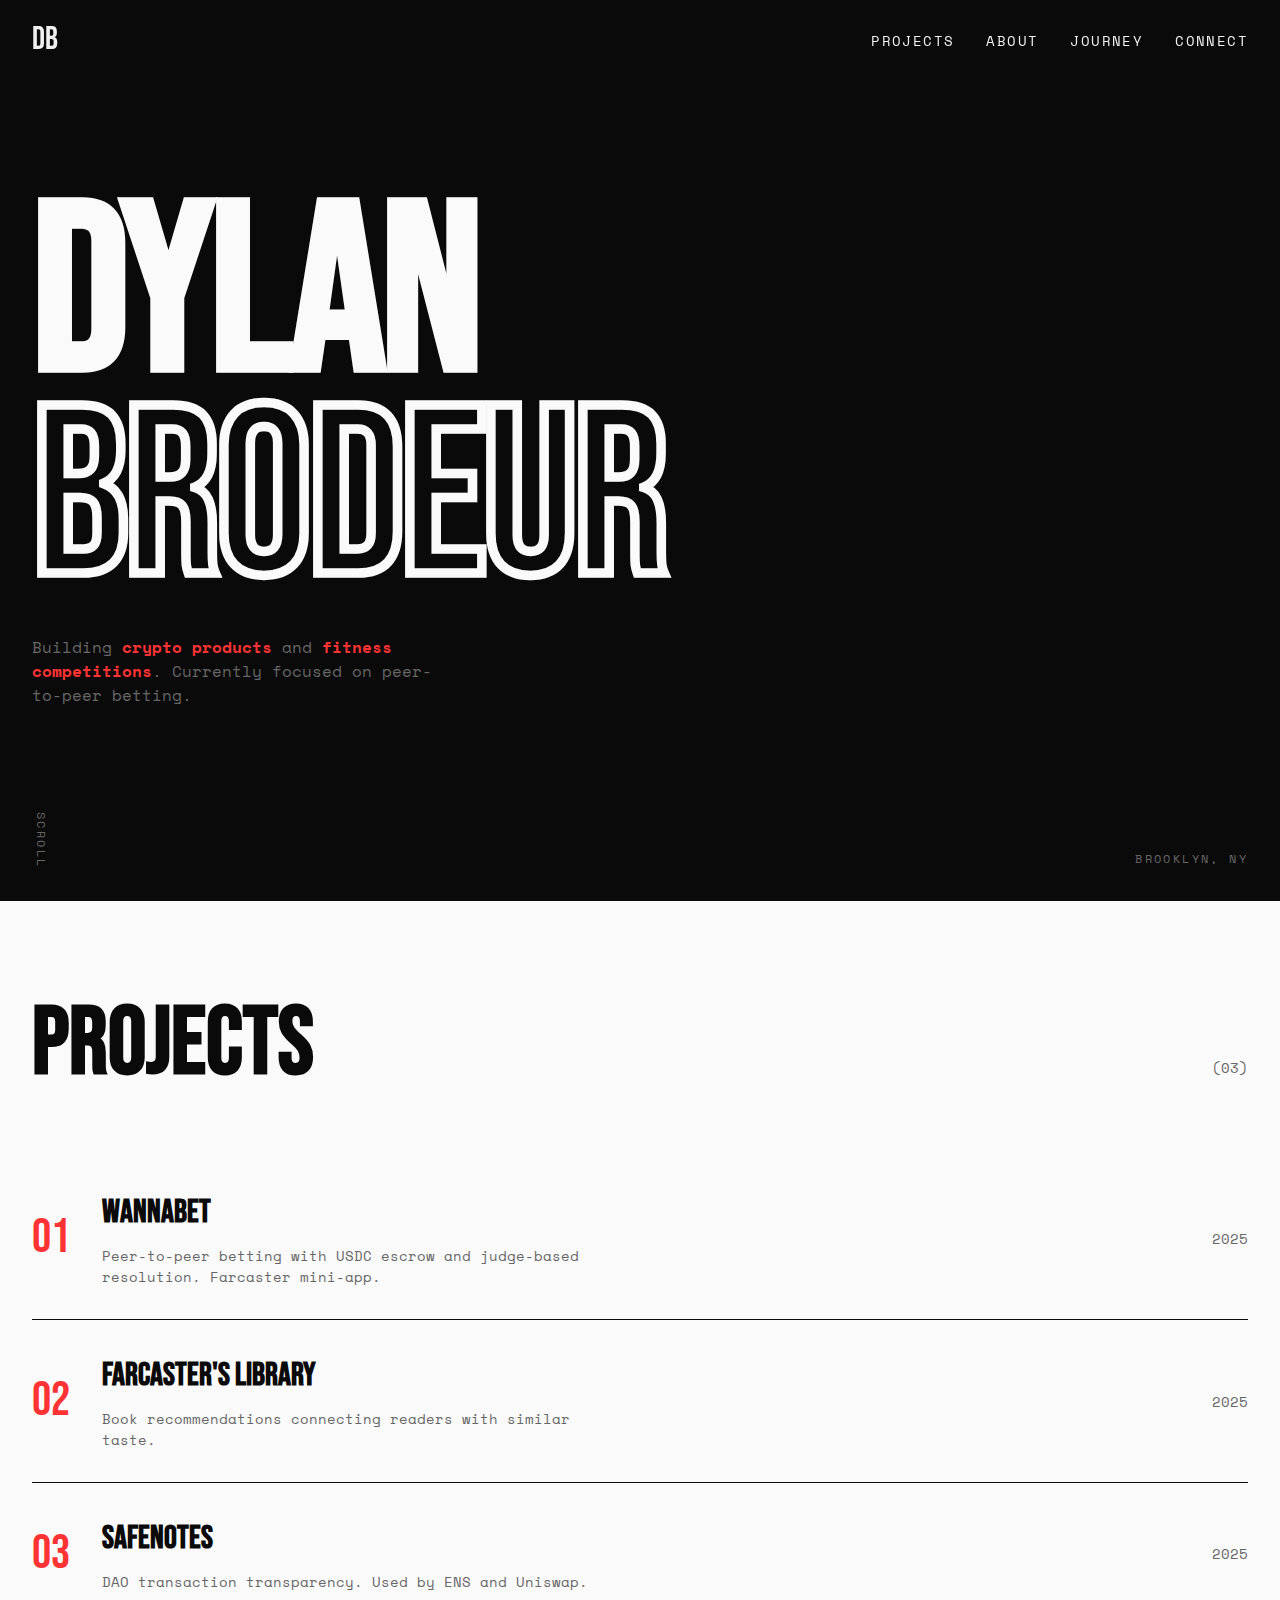
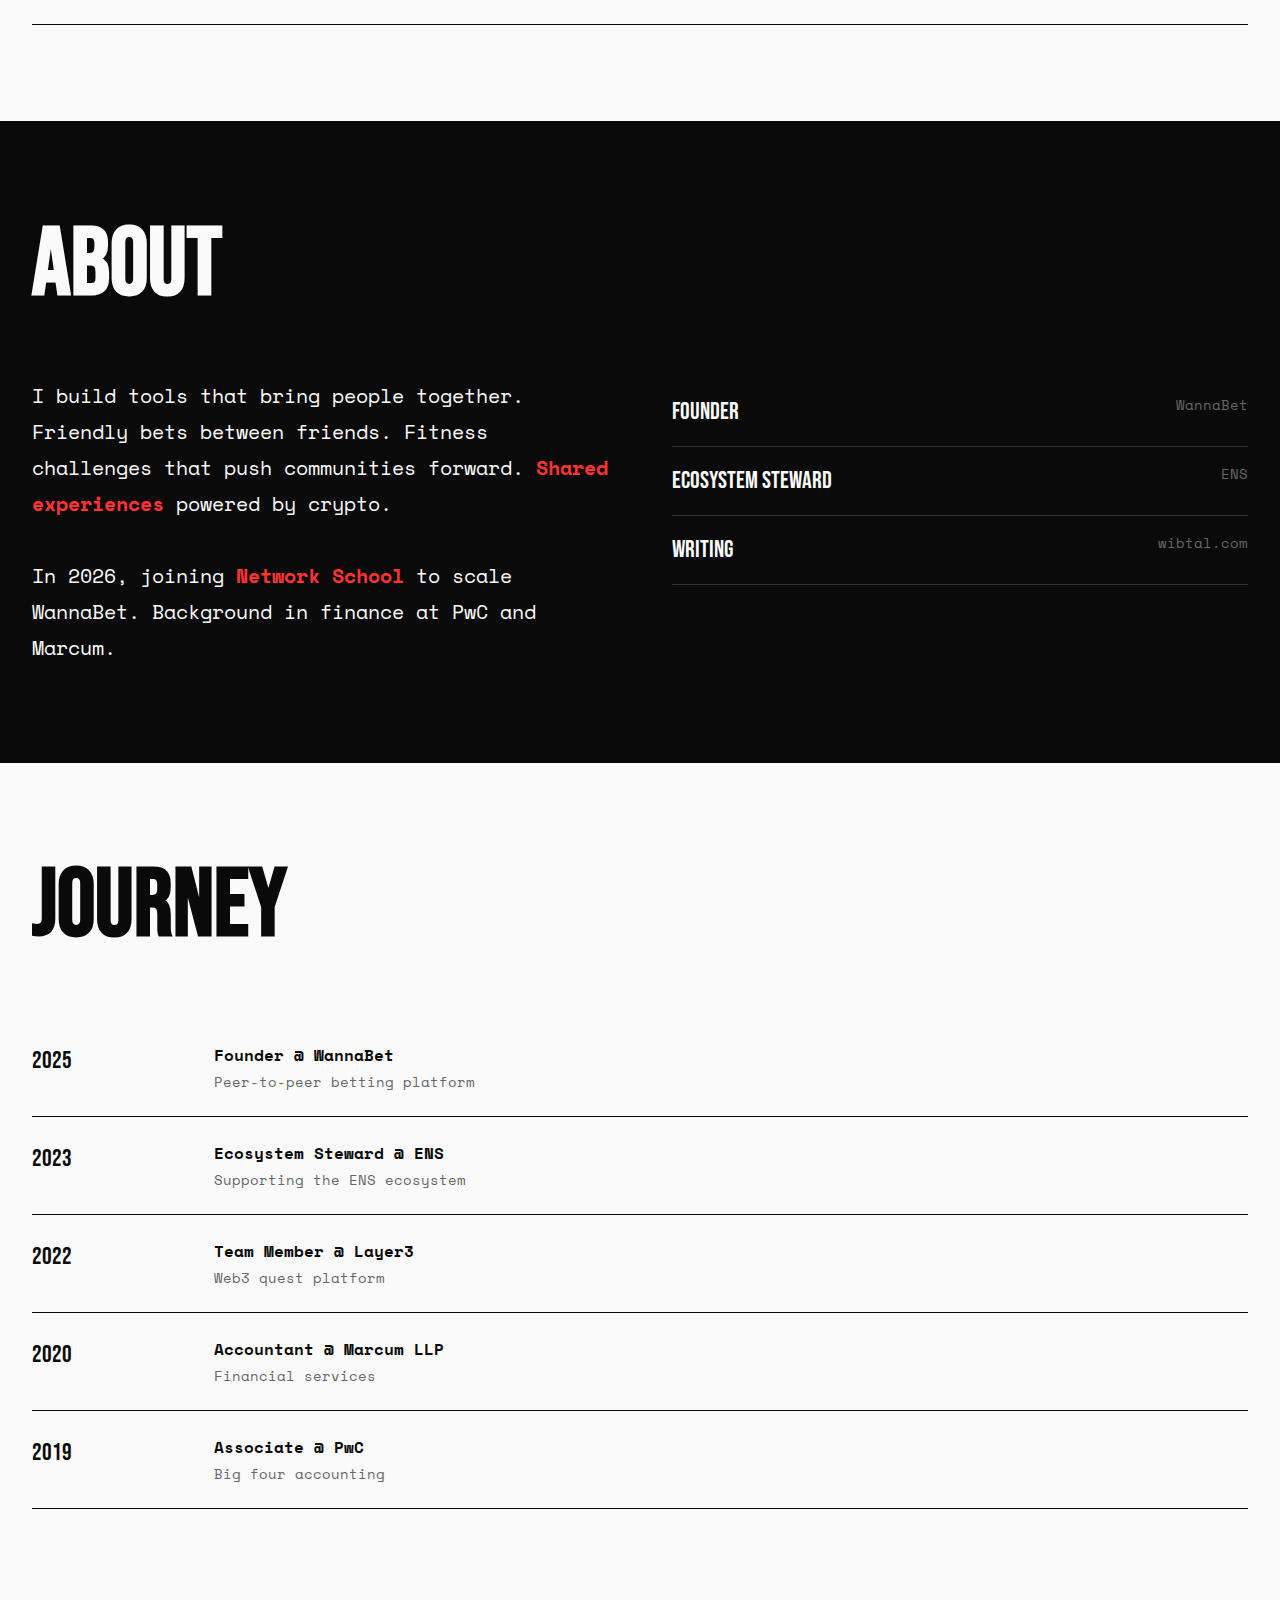
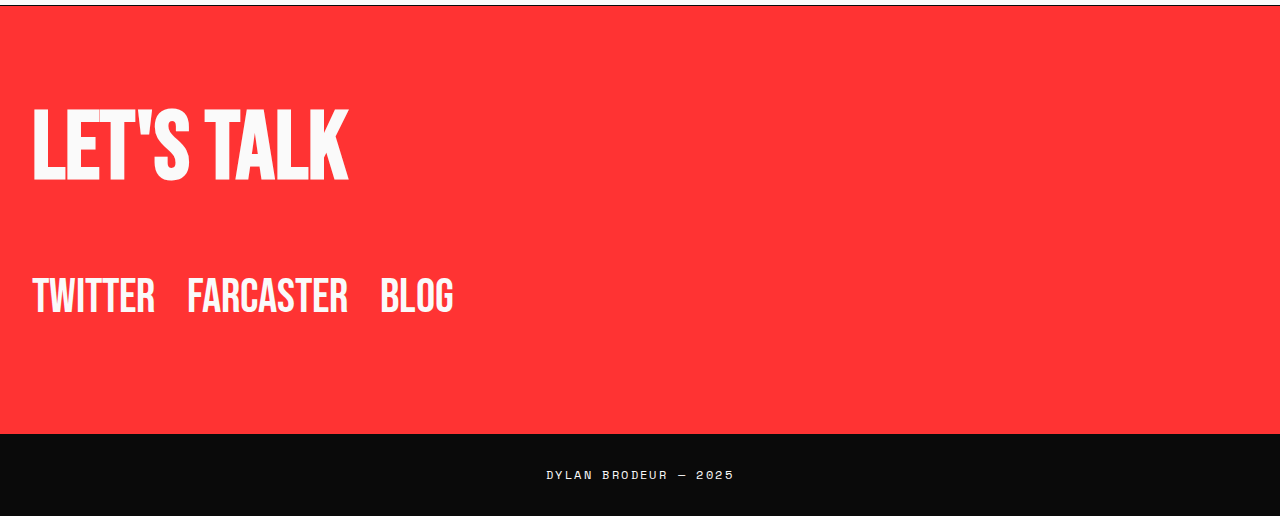
<file: brutalist.html>
<!DOCTYPE html>
<html lang="en">
<head>
    <meta charset="UTF-8">
    <meta name="viewport" content="width=device-width, initial-scale=1.0">
    <meta name="description" content="Dylan Brodeur - Building crypto products and fitness competitions">
    <title>Dylan Brodeur</title>

    <link rel="preconnect" href="https://fonts.googleapis.com">
    <link rel="preconnect" href="https://fonts.gstatic.com" crossorigin>
    <link href="https://fonts.googleapis.com/css2?family=Bebas+Neue&family=Space+Mono:wght@400;700&display=swap" rel="stylesheet">

    <style>
        * {
            margin: 0;
            padding: 0;
            box-sizing: border-box;
        }

        :root {
            --black: #0a0a0a;
            --white: #fafafa;
            --red: #ff3333;
            --gray: #666;
        }

        html {
            font-size: 16px;
            scroll-behavior: smooth;
        }

        body {
            font-family: 'Space Mono', monospace;
            background: var(--white);
            color: var(--black);
            line-height: 1.5;
        }

        a {
            color: inherit;
            text-decoration: none;
        }

        /* NAV */
        nav {
            position: fixed;
            top: 0;
            left: 0;
            width: 100%;
            padding: 1rem 2rem;
            display: flex;
            justify-content: space-between;
            align-items: center;
            z-index: 100;
            mix-blend-mode: difference;
        }

        .logo {
            font-family: 'Bebas Neue', sans-serif;
            font-size: 2rem;
            color: var(--white);
        }

        .nav-links {
            display: flex;
            gap: 2rem;
            list-style: none;
        }

        .nav-links a {
            color: var(--white);
            font-size: 0.875rem;
            text-transform: uppercase;
            letter-spacing: 0.1em;
        }

        .nav-links a:hover {
            text-decoration: line-through;
        }

        /* HERO */
        .hero {
            min-height: 100vh;
            background: var(--black);
            color: var(--white);
            display: flex;
            flex-direction: column;
            justify-content: center;
            padding: 2rem;
            position: relative;
            overflow: hidden;
        }

        .hero-title {
            font-family: 'Bebas Neue', sans-serif;
            font-size: clamp(4rem, 20vw, 15rem);
            line-height: 0.85;
            text-transform: uppercase;
            letter-spacing: -0.02em;
        }

        .hero-title span {
            display: block;
        }

        .hero-title .outline {
            -webkit-text-stroke: 2px var(--white);
            -webkit-text-fill-color: transparent;
        }

        .hero-subtitle {
            font-size: 1rem;
            max-width: 400px;
            margin-top: 2rem;
            color: var(--gray);
        }

        .hero-subtitle strong {
            color: var(--red);
        }

        .hero-location {
            position: absolute;
            bottom: 2rem;
            right: 2rem;
            font-size: 0.75rem;
            text-transform: uppercase;
            letter-spacing: 0.2em;
            color: var(--gray);
        }

        .hero-scroll {
            position: absolute;
            bottom: 2rem;
            left: 2rem;
            font-size: 0.75rem;
            text-transform: uppercase;
            letter-spacing: 0.2em;
            writing-mode: vertical-rl;
            color: var(--gray);
        }

        /* SECTIONS */
        section {
            padding: 6rem 2rem;
            border-top: 1px solid var(--black);
        }

        .section-header {
            display: flex;
            justify-content: space-between;
            align-items: baseline;
            margin-bottom: 4rem;
            flex-wrap: wrap;
            gap: 1rem;
        }

        .section-title {
            font-family: 'Bebas Neue', sans-serif;
            font-size: clamp(3rem, 10vw, 6rem);
            text-transform: uppercase;
            line-height: 1;
        }

        .section-count {
            font-size: 0.875rem;
            color: var(--gray);
        }

        /* PROJECTS */
        .projects-list {
            display: flex;
            flex-direction: column;
        }

        .project {
            display: grid;
            grid-template-columns: auto 1fr auto;
            gap: 2rem;
            padding: 2rem 0;
            border-bottom: 1px solid var(--black);
            align-items: center;
            transition: background 0.2s;
        }

        .project:hover {
            background: var(--black);
            color: var(--white);
            margin: 0 -2rem;
            padding: 2rem;
        }

        .project-num {
            font-family: 'Bebas Neue', sans-serif;
            font-size: 3rem;
            color: var(--red);
        }

        .project-info h3 {
            font-family: 'Bebas Neue', sans-serif;
            font-size: 2rem;
            text-transform: uppercase;
            margin-bottom: 0.5rem;
        }

        .project-info p {
            font-size: 0.875rem;
            color: var(--gray);
            max-width: 500px;
        }

        .project:hover .project-info p {
            color: #999;
        }

        .project-year {
            font-size: 0.875rem;
            color: var(--gray);
        }

        .project:hover .project-year {
            color: var(--red);
        }

        /* ABOUT */
        .about {
            background: var(--black);
            color: var(--white);
        }

        .about-content {
            display: grid;
            grid-template-columns: 1fr 1fr;
            gap: 4rem;
        }

        .about-text {
            font-size: 1.25rem;
            line-height: 1.8;
        }

        .about-text strong {
            color: var(--red);
        }

        .about-roles {
            list-style: none;
        }

        .about-roles li {
            padding: 1rem 0;
            border-bottom: 1px solid #333;
            display: flex;
            justify-content: space-between;
        }

        .role-title {
            font-family: 'Bebas Neue', sans-serif;
            font-size: 1.5rem;
            text-transform: uppercase;
        }

        .role-place {
            color: var(--gray);
            font-size: 0.875rem;
        }

        /* TIMELINE */
        .timeline-list {
            display: grid;
            gap: 0;
        }

        .timeline-item {
            display: grid;
            grid-template-columns: 150px 1fr;
            gap: 2rem;
            padding: 1.5rem 0;
            border-bottom: 1px solid var(--black);
        }

        .timeline-year {
            font-family: 'Bebas Neue', sans-serif;
            font-size: 1.5rem;
        }

        .timeline-content h3 {
            font-size: 1rem;
            margin-bottom: 0.25rem;
        }

        .timeline-content p {
            font-size: 0.875rem;
            color: var(--gray);
        }

        /* CONNECT */
        .connect {
            background: var(--red);
            color: var(--white);
        }

        .connect .section-title {
            color: var(--white);
        }

        .connect-links {
            display: flex;
            gap: 2rem;
            flex-wrap: wrap;
        }

        .connect-link {
            font-family: 'Bebas Neue', sans-serif;
            font-size: 3rem;
            text-transform: uppercase;
            border-bottom: 4px solid transparent;
            transition: border-color 0.2s;
        }

        .connect-link:hover {
            border-color: var(--white);
        }

        /* FOOTER */
        footer {
            background: var(--black);
            color: var(--white);
            padding: 2rem;
            text-align: center;
            font-size: 0.75rem;
            text-transform: uppercase;
            letter-spacing: 0.2em;
        }

        /* RESPONSIVE */
        @media (max-width: 768px) {
            .nav-links {
                display: none;
            }

            .about-content {
                grid-template-columns: 1fr;
            }

            .project {
                grid-template-columns: 1fr;
                gap: 1rem;
            }

            .project:hover {
                margin: 0 -1rem;
                padding: 1.5rem 1rem;
            }

            .timeline-item {
                grid-template-columns: 1fr;
                gap: 0.5rem;
            }

            .connect-link {
                font-size: 2rem;
            }
        }
    </style>
</head>
<body>
    <nav>
        <a href="#" class="logo">DB</a>
        <ul class="nav-links">
            <li><a href="#projects">Projects</a></li>
            <li><a href="#about">About</a></li>
            <li><a href="#journey">Journey</a></li>
            <li><a href="#connect">Connect</a></li>
        </ul>
    </nav>

    <section class="hero">
        <h1 class="hero-title">
            <span>Dylan</span>
            <span class="outline">Brodeur</span>
        </h1>
        <p class="hero-subtitle">
            Building <strong>crypto products</strong> and <strong>fitness competitions</strong>.
            Currently focused on peer-to-peer betting.
        </p>
        <span class="hero-location">Brooklyn, NY</span>
        <span class="hero-scroll">Scroll</span>
    </section>

    <section id="projects">
        <div class="section-header">
            <h2 class="section-title">Projects</h2>
            <span class="section-count">(03)</span>
        </div>
        <div class="projects-list">
            <article class="project">
                <span class="project-num">01</span>
                <div class="project-info">
                    <h3>WannaBet</h3>
                    <p>Peer-to-peer betting with USDC escrow and judge-based resolution. Farcaster mini-app.</p>
                </div>
                <span class="project-year">2025</span>
            </article>
            <article class="project">
                <span class="project-num">02</span>
                <div class="project-info">
                    <h3>Farcaster's Library</h3>
                    <p>Book recommendations connecting readers with similar taste.</p>
                </div>
                <span class="project-year">2025</span>
            </article>
            <article class="project">
                <span class="project-num">03</span>
                <div class="project-info">
                    <h3>SafeNotes</h3>
                    <p>DAO transaction transparency. Used by ENS and Uniswap.</p>
                </div>
                <span class="project-year">2025</span>
            </article>
        </div>
    </section>

    <section id="about" class="about">
        <div class="section-header">
            <h2 class="section-title">About</h2>
        </div>
        <div class="about-content">
            <div class="about-text">
                <p>
                    I build tools that bring people together. Friendly bets between friends.
                    Fitness challenges that push communities forward.
                    <strong>Shared experiences</strong> powered by crypto.
                </p>
                <br>
                <p>
                    In 2026, joining <strong>Network School</strong> to scale WannaBet.
                    Background in finance at PwC and Marcum.
                </p>
            </div>
            <ul class="about-roles">
                <li>
                    <span class="role-title">Founder</span>
                    <span class="role-place">WannaBet</span>
                </li>
                <li>
                    <span class="role-title">Ecosystem Steward</span>
                    <span class="role-place">ENS</span>
                </li>
                <li>
                    <span class="role-title">Writing</span>
                    <span class="role-place">wibtal.com</span>
                </li>
            </ul>
        </div>
    </section>

    <section id="journey">
        <div class="section-header">
            <h2 class="section-title">Journey</h2>
        </div>
        <div class="timeline-list">
            <div class="timeline-item">
                <span class="timeline-year">2025</span>
                <div class="timeline-content">
                    <h3>Founder @ WannaBet</h3>
                    <p>Peer-to-peer betting platform</p>
                </div>
            </div>
            <div class="timeline-item">
                <span class="timeline-year">2023</span>
                <div class="timeline-content">
                    <h3>Ecosystem Steward @ ENS</h3>
                    <p>Supporting the ENS ecosystem</p>
                </div>
            </div>
            <div class="timeline-item">
                <span class="timeline-year">2022</span>
                <div class="timeline-content">
                    <h3>Team Member @ Layer3</h3>
                    <p>Web3 quest platform</p>
                </div>
            </div>
            <div class="timeline-item">
                <span class="timeline-year">2020</span>
                <div class="timeline-content">
                    <h3>Accountant @ Marcum LLP</h3>
                    <p>Financial services</p>
                </div>
            </div>
            <div class="timeline-item">
                <span class="timeline-year">2019</span>
                <div class="timeline-content">
                    <h3>Associate @ PwC</h3>
                    <p>Big four accounting</p>
                </div>
            </div>
        </div>
    </section>

    <section id="connect" class="connect">
        <div class="section-header">
            <h2 class="section-title">Let's Talk</h2>
        </div>
        <div class="connect-links">
            <a href="https://x.com/gofordylan" target="_blank" class="connect-link">Twitter</a>
            <a href="https://warpcast.com/limes.eth" target="_blank" class="connect-link">Farcaster</a>
            <a href="https://wibtal.com" target="_blank" class="connect-link">Blog</a>
        </div>
    </section>

    <footer>
        <p>Dylan Brodeur &mdash; 2025</p>
    </footer>
</body>
</html>
</file>
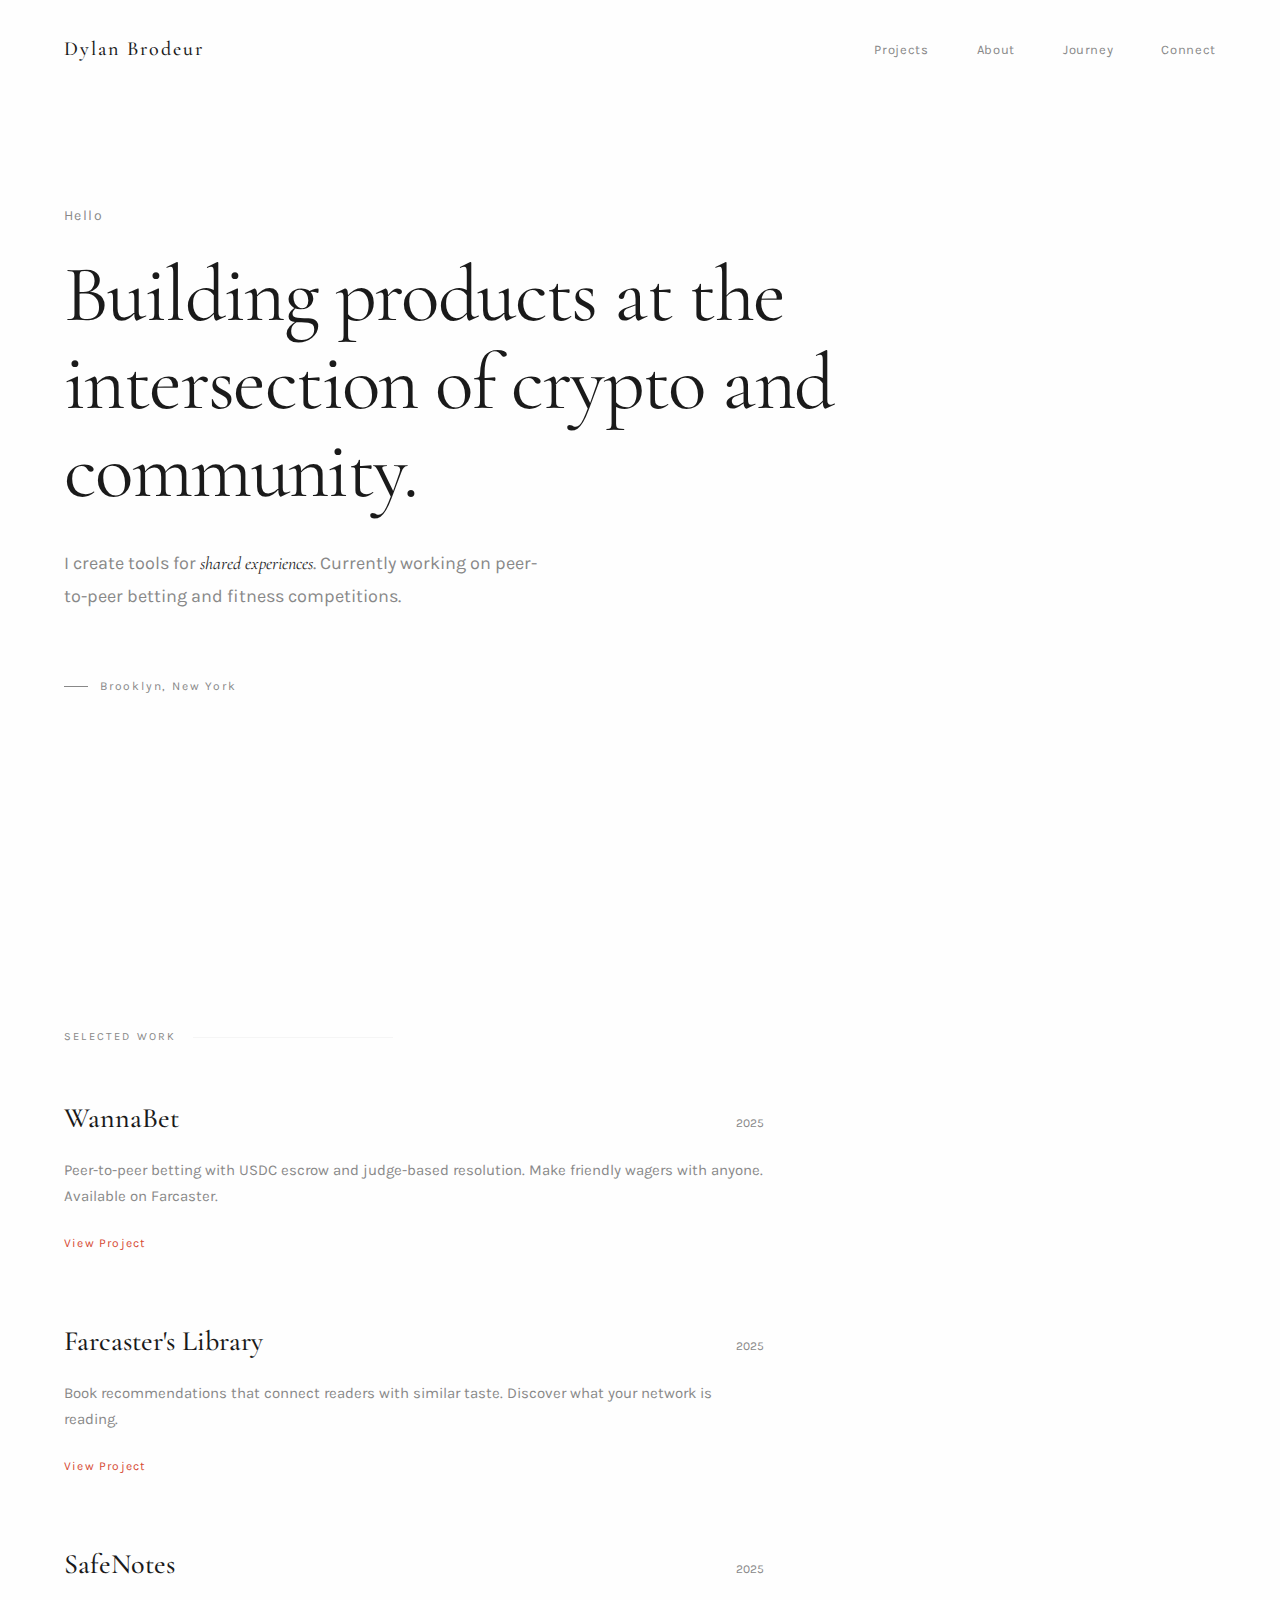
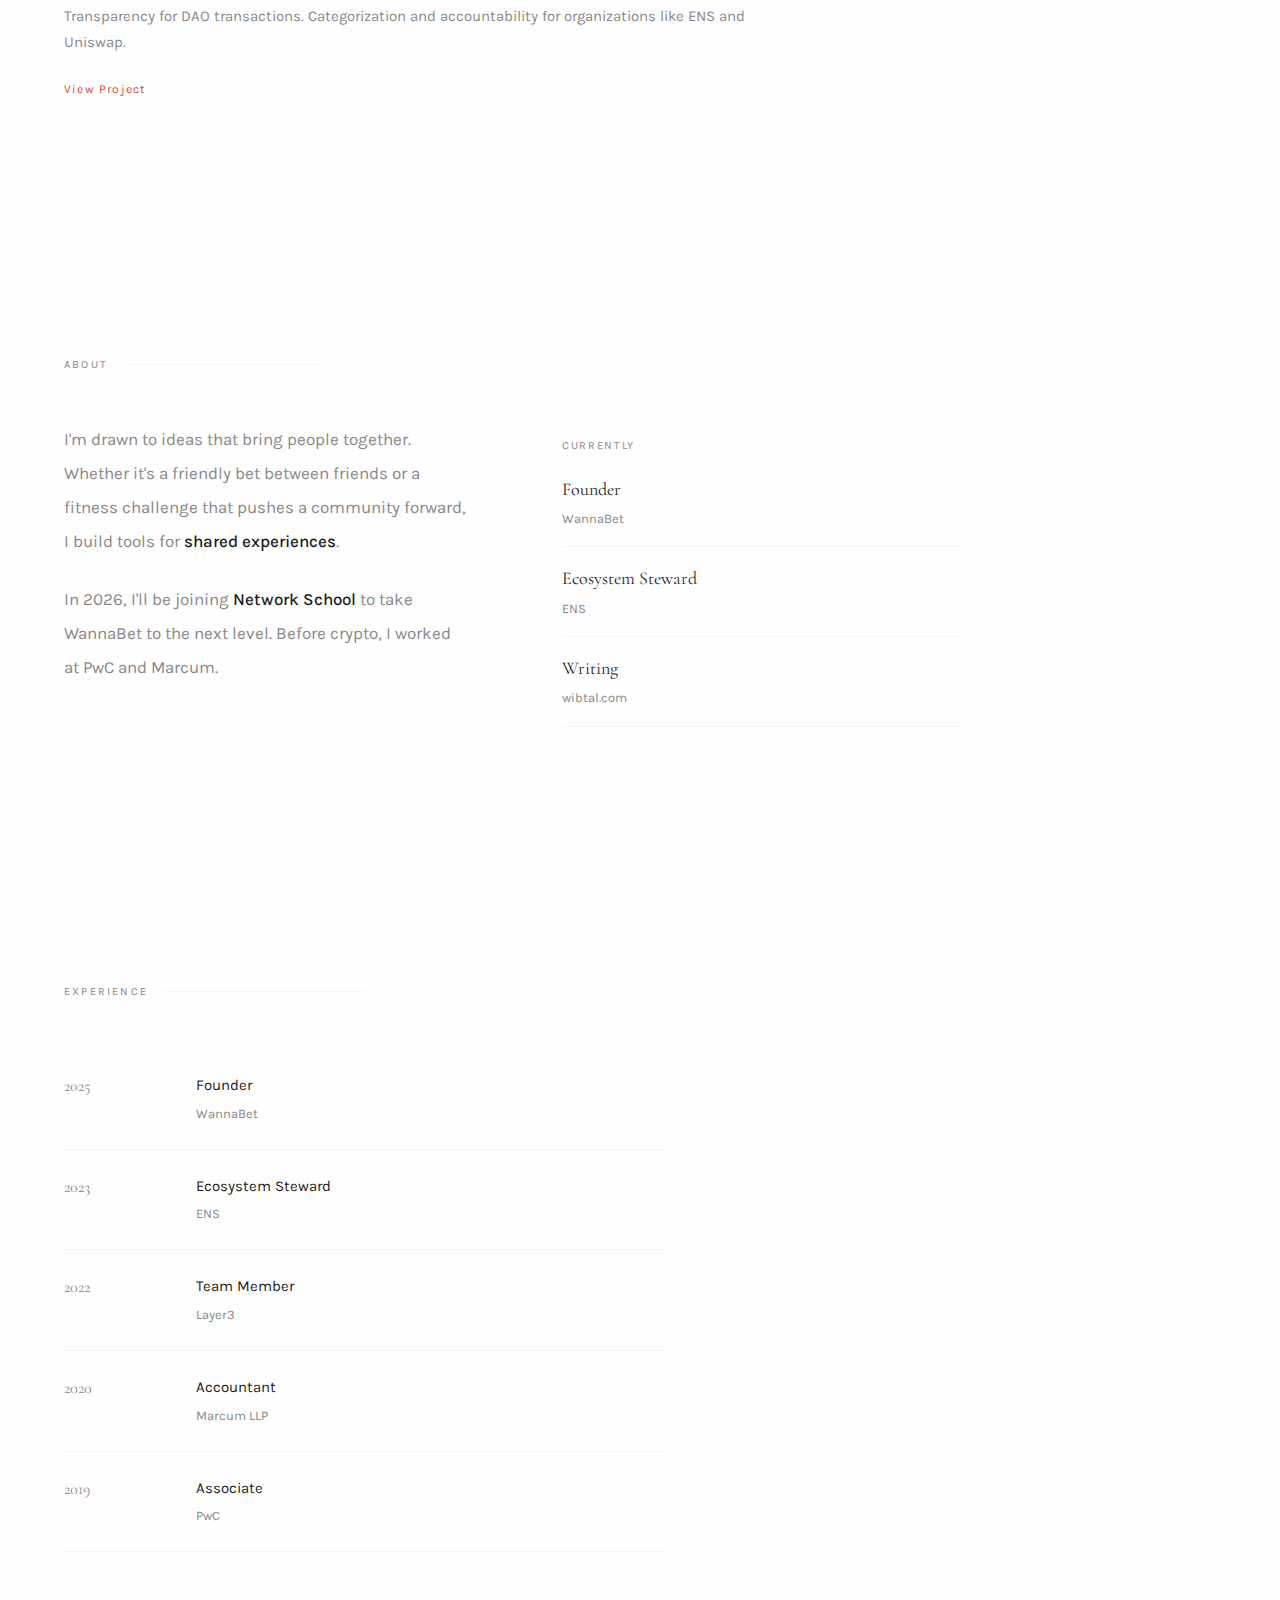
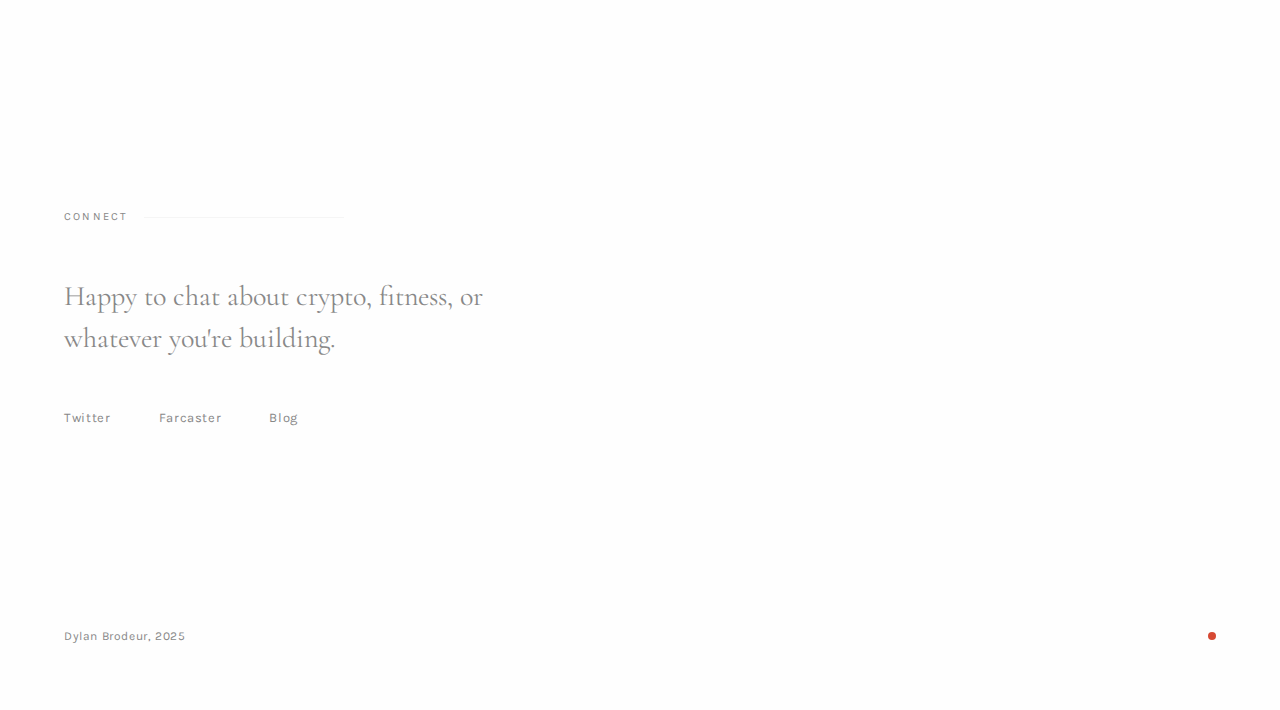
<file: minimalist.html>
<!DOCTYPE html>
<html lang="en">
<head>
    <meta charset="UTF-8">
    <meta name="viewport" content="width=device-width, initial-scale=1.0">
    <meta name="description" content="Dylan Brodeur - Building crypto products and fitness competitions">
    <title>Dylan Brodeur</title>

    <link rel="preconnect" href="https://fonts.googleapis.com">
    <link rel="preconnect" href="https://fonts.gstatic.com" crossorigin>
    <link href="https://fonts.googleapis.com/css2?family=Cormorant+Garamond:ital,wght@0,400;0,500;0,600;1,400&family=Karla:wght@400;500&display=swap" rel="stylesheet">

    <style>
        * {
            margin: 0;
            padding: 0;
            box-sizing: border-box;
        }

        :root {
            --ink: #1a1a1a;
            --paper: #fefefe;
            --stone: #888;
            --vermillion: #d64933;
            --mist: #f5f5f5;
        }

        html {
            font-size: 16px;
            scroll-behavior: smooth;
        }

        body {
            font-family: 'Karla', sans-serif;
            background: var(--paper);
            color: var(--ink);
            line-height: 1.7;
            font-weight: 400;
        }

        a {
            color: inherit;
            text-decoration: none;
        }

        ::selection {
            background: var(--vermillion);
            color: var(--paper);
        }

        /* NAV */
        nav {
            position: fixed;
            top: 0;
            left: 0;
            width: 100%;
            padding: 2rem 4rem;
            display: flex;
            justify-content: space-between;
            align-items: center;
            z-index: 100;
            background: var(--paper);
        }

        .logo {
            font-family: 'Cormorant Garamond', serif;
            font-size: 1.25rem;
            font-weight: 500;
            letter-spacing: 0.1em;
        }

        .nav-links {
            display: flex;
            gap: 3rem;
            list-style: none;
        }

        .nav-links a {
            font-size: 0.8125rem;
            color: var(--stone);
            letter-spacing: 0.05em;
            transition: color 0.3s ease;
        }

        .nav-links a:hover {
            color: var(--ink);
        }

        /* HERO */
        .hero {
            min-height: 100vh;
            display: flex;
            flex-direction: column;
            justify-content: center;
            padding: 0 4rem;
            max-width: 900px;
        }

        .hero-greeting {
            font-size: 0.875rem;
            color: var(--stone);
            letter-spacing: 0.1em;
            margin-bottom: 1.5rem;
        }

        .hero-title {
            font-family: 'Cormorant Garamond', serif;
            font-size: clamp(3rem, 8vw, 5rem);
            font-weight: 400;
            line-height: 1.1;
            letter-spacing: -0.02em;
            margin-bottom: 2rem;
        }

        .hero-description {
            font-size: 1.125rem;
            color: var(--stone);
            max-width: 480px;
            line-height: 1.8;
        }

        .hero-description em {
            font-family: 'Cormorant Garamond', serif;
            font-style: italic;
            color: var(--ink);
        }

        .hero-location {
            margin-top: 4rem;
            font-size: 0.75rem;
            color: var(--stone);
            letter-spacing: 0.15em;
            display: flex;
            align-items: center;
            gap: 0.75rem;
        }

        .hero-location::before {
            content: '';
            width: 24px;
            height: 1px;
            background: var(--stone);
        }

        /* SECTION */
        section {
            padding: 8rem 4rem;
        }

        .section-label {
            font-size: 0.6875rem;
            color: var(--stone);
            letter-spacing: 0.2em;
            text-transform: uppercase;
            margin-bottom: 3rem;
            display: flex;
            align-items: center;
            gap: 1rem;
        }

        .section-label::after {
            content: '';
            flex: 1;
            height: 1px;
            background: var(--mist);
            max-width: 200px;
        }

        /* PROJECTS */
        .projects-grid {
            display: grid;
            gap: 4rem;
            max-width: 700px;
        }

        .project {
            display: grid;
            gap: 1rem;
        }

        .project-header {
            display: flex;
            justify-content: space-between;
            align-items: baseline;
        }

        .project-title {
            font-family: 'Cormorant Garamond', serif;
            font-size: 1.75rem;
            font-weight: 500;
        }

        .project-title:hover {
            color: var(--vermillion);
        }

        .project-year {
            font-size: 0.75rem;
            color: var(--stone);
        }

        .project-description {
            color: var(--stone);
            font-size: 0.9375rem;
            line-height: 1.7;
        }

        .project-link {
            font-size: 0.75rem;
            color: var(--vermillion);
            letter-spacing: 0.1em;
            margin-top: 0.5rem;
            display: inline-block;
        }

        /* ABOUT */
        .about-grid {
            display: grid;
            grid-template-columns: 1fr 1fr;
            gap: 6rem;
            max-width: 900px;
        }

        .about-text {
            font-size: 1.0625rem;
            line-height: 2;
            color: var(--stone);
        }

        .about-text p {
            margin-bottom: 1.5rem;
        }

        .about-text strong {
            color: var(--ink);
            font-weight: 500;
        }

        .about-aside {
            padding-top: 0.5rem;
        }

        .about-label {
            font-size: 0.6875rem;
            color: var(--stone);
            letter-spacing: 0.15em;
            text-transform: uppercase;
            margin-bottom: 1.5rem;
        }

        .about-list {
            list-style: none;
        }

        .about-list li {
            padding: 1rem 0;
            border-bottom: 1px solid var(--mist);
        }

        .about-role {
            font-family: 'Cormorant Garamond', serif;
            font-size: 1.125rem;
            margin-bottom: 0.25rem;
        }

        .about-place {
            font-size: 0.8125rem;
            color: var(--stone);
        }

        /* JOURNEY */
        .journey-list {
            max-width: 600px;
        }

        .journey-item {
            display: grid;
            grid-template-columns: 100px 1fr;
            gap: 2rem;
            padding: 1.5rem 0;
            border-bottom: 1px solid var(--mist);
        }

        .journey-year {
            font-family: 'Cormorant Garamond', serif;
            font-size: 1rem;
            color: var(--stone);
        }

        .journey-role {
            font-size: 0.9375rem;
            margin-bottom: 0.25rem;
        }

        .journey-org {
            font-size: 0.8125rem;
            color: var(--stone);
        }

        /* CONNECT */
        .connect-content {
            max-width: 500px;
        }

        .connect-text {
            font-family: 'Cormorant Garamond', serif;
            font-size: 1.75rem;
            font-weight: 400;
            line-height: 1.5;
            margin-bottom: 3rem;
            color: var(--stone);
        }

        .connect-links {
            display: flex;
            gap: 3rem;
        }

        .connect-link {
            font-size: 0.8125rem;
            color: var(--stone);
            letter-spacing: 0.05em;
            padding-bottom: 0.25rem;
            border-bottom: 1px solid transparent;
            transition: all 0.3s ease;
        }

        .connect-link:hover {
            color: var(--ink);
            border-color: var(--vermillion);
        }

        /* FOOTER */
        footer {
            padding: 4rem;
            display: flex;
            justify-content: space-between;
            align-items: center;
            font-size: 0.75rem;
            color: var(--stone);
            letter-spacing: 0.05em;
        }

        .footer-mark {
            width: 8px;
            height: 8px;
            background: var(--vermillion);
            border-radius: 50%;
        }

        /* RESPONSIVE */
        @media (max-width: 768px) {
            nav {
                padding: 1.5rem 2rem;
            }

            .nav-links {
                display: none;
            }

            .hero {
                padding: 0 2rem;
            }

            section {
                padding: 5rem 2rem;
            }

            .about-grid {
                grid-template-columns: 1fr;
                gap: 3rem;
            }

            .journey-item {
                grid-template-columns: 80px 1fr;
                gap: 1rem;
            }

            footer {
                padding: 2rem;
            }
        }
    </style>
</head>
<body>
    <nav>
        <a href="#" class="logo">Dylan Brodeur</a>
        <ul class="nav-links">
            <li><a href="#projects">Projects</a></li>
            <li><a href="#about">About</a></li>
            <li><a href="#journey">Journey</a></li>
            <li><a href="#connect">Connect</a></li>
        </ul>
    </nav>

    <section class="hero">
        <span class="hero-greeting">Hello</span>
        <h1 class="hero-title">Building products at the intersection of crypto and community.</h1>
        <p class="hero-description">
            I create tools for <em>shared experiences</em>. Currently working on peer-to-peer betting and fitness competitions.
        </p>
        <span class="hero-location">Brooklyn, New York</span>
    </section>

    <section id="projects">
        <span class="section-label">Selected Work</span>
        <div class="projects-grid">
            <article class="project">
                <div class="project-header">
                    <h3 class="project-title">WannaBet</h3>
                    <span class="project-year">2025</span>
                </div>
                <p class="project-description">
                    Peer-to-peer betting with USDC escrow and judge-based resolution.
                    Make friendly wagers with anyone. Available on Farcaster.
                </p>
                <a href="#" class="project-link">View Project</a>
            </article>

            <article class="project">
                <div class="project-header">
                    <h3 class="project-title">Farcaster's Library</h3>
                    <span class="project-year">2025</span>
                </div>
                <p class="project-description">
                    Book recommendations that connect readers with similar taste.
                    Discover what your network is reading.
                </p>
                <a href="#" class="project-link">View Project</a>
            </article>

            <article class="project">
                <div class="project-header">
                    <h3 class="project-title">SafeNotes</h3>
                    <span class="project-year">2025</span>
                </div>
                <p class="project-description">
                    Transparency for DAO transactions. Categorization and accountability
                    for organizations like ENS and Uniswap.
                </p>
                <a href="#" class="project-link">View Project</a>
            </article>
        </div>
    </section>

    <section id="about">
        <span class="section-label">About</span>
        <div class="about-grid">
            <div class="about-text">
                <p>
                    I'm drawn to ideas that bring people together. Whether it's a friendly bet
                    between friends or a fitness challenge that pushes a community forward,
                    I build tools for <strong>shared experiences</strong>.
                </p>
                <p>
                    In 2026, I'll be joining <strong>Network School</strong> to take WannaBet
                    to the next level. Before crypto, I worked at PwC and Marcum.
                </p>
            </div>
            <aside class="about-aside">
                <span class="about-label">Currently</span>
                <ul class="about-list">
                    <li>
                        <div class="about-role">Founder</div>
                        <div class="about-place">WannaBet</div>
                    </li>
                    <li>
                        <div class="about-role">Ecosystem Steward</div>
                        <div class="about-place">ENS</div>
                    </li>
                    <li>
                        <div class="about-role">Writing</div>
                        <div class="about-place">wibtal.com</div>
                    </li>
                </ul>
            </aside>
        </div>
    </section>

    <section id="journey">
        <span class="section-label">Experience</span>
        <div class="journey-list">
            <div class="journey-item">
                <span class="journey-year">2025</span>
                <div>
                    <div class="journey-role">Founder</div>
                    <div class="journey-org">WannaBet</div>
                </div>
            </div>
            <div class="journey-item">
                <span class="journey-year">2023</span>
                <div>
                    <div class="journey-role">Ecosystem Steward</div>
                    <div class="journey-org">ENS</div>
                </div>
            </div>
            <div class="journey-item">
                <span class="journey-year">2022</span>
                <div>
                    <div class="journey-role">Team Member</div>
                    <div class="journey-org">Layer3</div>
                </div>
            </div>
            <div class="journey-item">
                <span class="journey-year">2020</span>
                <div>
                    <div class="journey-role">Accountant</div>
                    <div class="journey-org">Marcum LLP</div>
                </div>
            </div>
            <div class="journey-item">
                <span class="journey-year">2019</span>
                <div>
                    <div class="journey-role">Associate</div>
                    <div class="journey-org">PwC</div>
                </div>
            </div>
        </div>
    </section>

    <section id="connect">
        <span class="section-label">Connect</span>
        <div class="connect-content">
            <p class="connect-text">
                Happy to chat about crypto, fitness, or whatever you're building.
            </p>
            <div class="connect-links">
                <a href="https://x.com/gofordylan" target="_blank" class="connect-link">Twitter</a>
                <a href="https://warpcast.com/limes.eth" target="_blank" class="connect-link">Farcaster</a>
                <a href="https://wibtal.com" target="_blank" class="connect-link">Blog</a>
            </div>
        </div>
    </section>

    <footer>
        <span>Dylan Brodeur, 2025</span>
        <span class="footer-mark"></span>
    </footer>
</body>
</html>
</file>
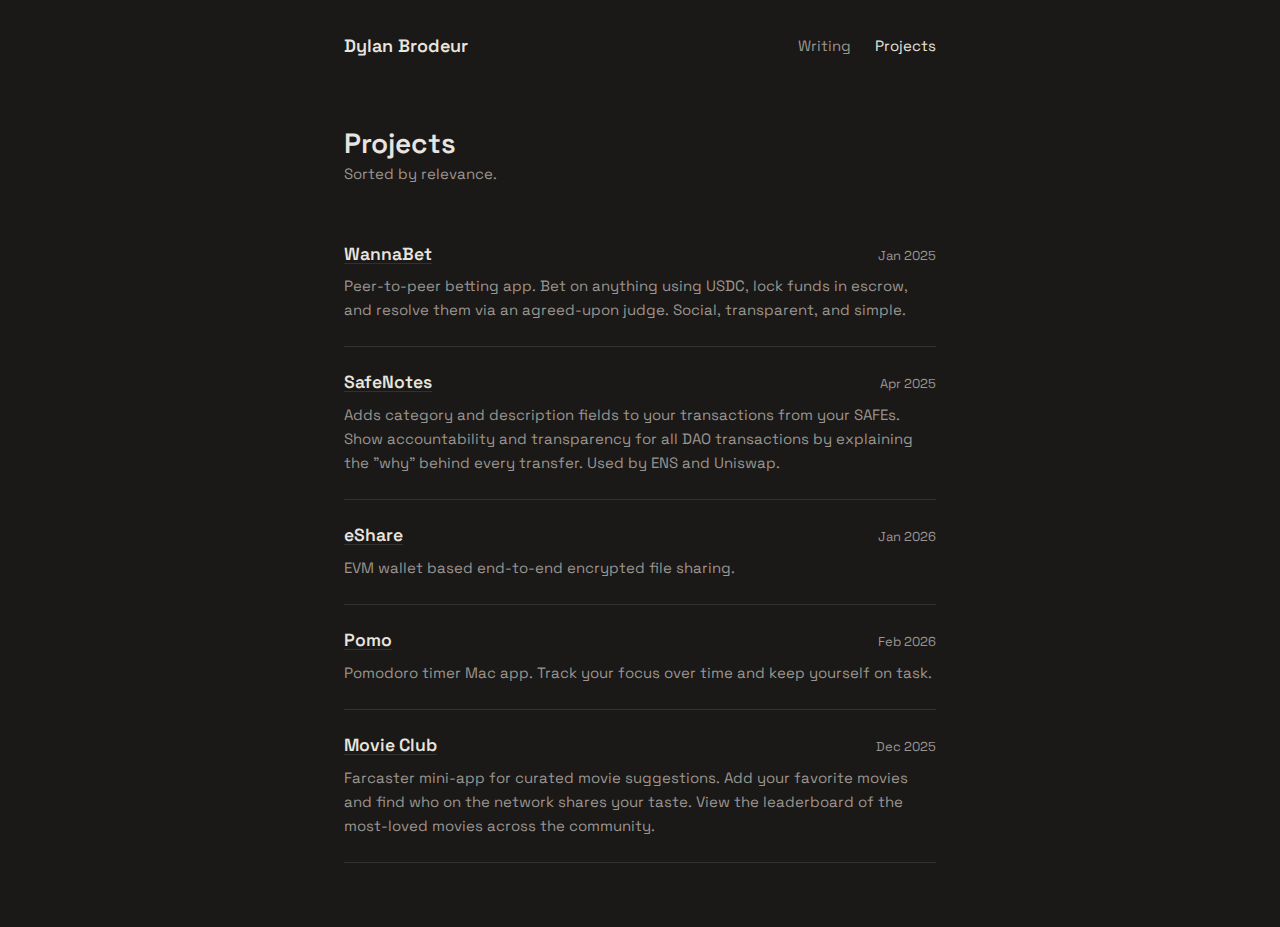
<file: projects.html>
<!DOCTYPE html>
<html lang="en">
<head>
    <meta charset="UTF-8">
    <meta name="viewport" content="width=device-width, initial-scale=1.0">
    <meta name="description" content="Projects by Dylan Brodeur">
    <title>Projects - Dylan Brodeur</title>

    <meta property="og:title" content="Projects - Dylan Brodeur">
    <meta property="og:description" content="Projects by Dylan Brodeur">
    <meta property="og:image" content="https://dylanbrodeur.org/assets/images/og-image.jpg">
    <meta property="og:url" content="https://dylanbrodeur.org/projects">
    <meta property="og:type" content="website">

    <link rel="icon" type="image/svg+xml" href="assets/images/favicon.svg">
    <link rel="icon" type="image/png" href="assets/images/favicon.png">
    <link rel="apple-touch-icon" href="assets/images/favicon.png">

    <link rel="preconnect" href="https://fonts.googleapis.com">
    <link rel="preconnect" href="https://fonts.gstatic.com" crossorigin>
    <link href="https://fonts.googleapis.com/css2?family=Space+Grotesk:wght@400;500;600&display=swap" rel="stylesheet">

    <link rel="stylesheet" href="css/style.css">
</head>
<body>
    <div class="container">
        <nav>
            <a href="/" class="site-name">Dylan Brodeur</a>
            <div class="nav-links">
                <a href="/writing.html">Writing</a>
                <a href="/projects.html" class="active">Projects</a>
            </div>
        </nav>

        <main>
            <h1>Projects</h1>
            <div class="writing-header">
                <p>Sorted by relevance.</p>
            </div>

            <div class="project">
                <div class="project-header">
                    <h3><a href="https://heywannabet.com" target="_blank">WannaBet</a></h3>
                    <span class="project-date">Jan 2025</span>
                </div>
                <p>Peer-to-peer betting app. Bet on anything using USDC, lock funds in escrow, and resolve them via an agreed-upon judge. Social, transparent, and simple.</p>
            </div>

            <div class="project">
                <div class="project-header">
                    <h3><a href="https://safenotes.xyz" target="_blank">SafeNotes</a></h3>
                    <span class="project-date">Apr 2025</span>
                </div>
                <p>Adds category and description fields to your transactions from your SAFEs. Show accountability and transparency for all DAO transactions by explaining the "why" behind every transfer. Used by ENS and Uniswap.</p>
            </div>

            <div class="project">
                <div class="project-header">
                    <h3><a href="https://eshare.dylanbrodeur.org/" target="_blank">eShare</a></h3>
                    <span class="project-date">Jan 2026</span>
                </div>
                <p>EVM wallet based end-to-end encrypted file sharing.</p>
            </div>

            <div class="project">
                <div class="project-header">
                    <h3><a href="https://pomo.dylanbrodeur.org/" target="_blank">Pomo</a></h3>
                    <span class="project-date">Feb 2026</span>
                </div>
                <p>Pomodoro timer Mac app. Track your focus over time and keep yourself on task.</p>
            </div>

            <div class="project">
                <div class="project-header">
                    <h3><a href="https://farcaster.xyz/miniapps/mSaX_gE-Z8AB/movie-club" target="_blank">Movie Club</a></h3>
                    <span class="project-date">Dec 2025</span>
                </div>
                <p>Farcaster mini-app for curated movie suggestions. Add your favorite movies and find who on the network shares your taste. View the leaderboard of the most-loved movies across the community.</p>
            </div>
        </main>
    </div>
</body>
</html>
</file>
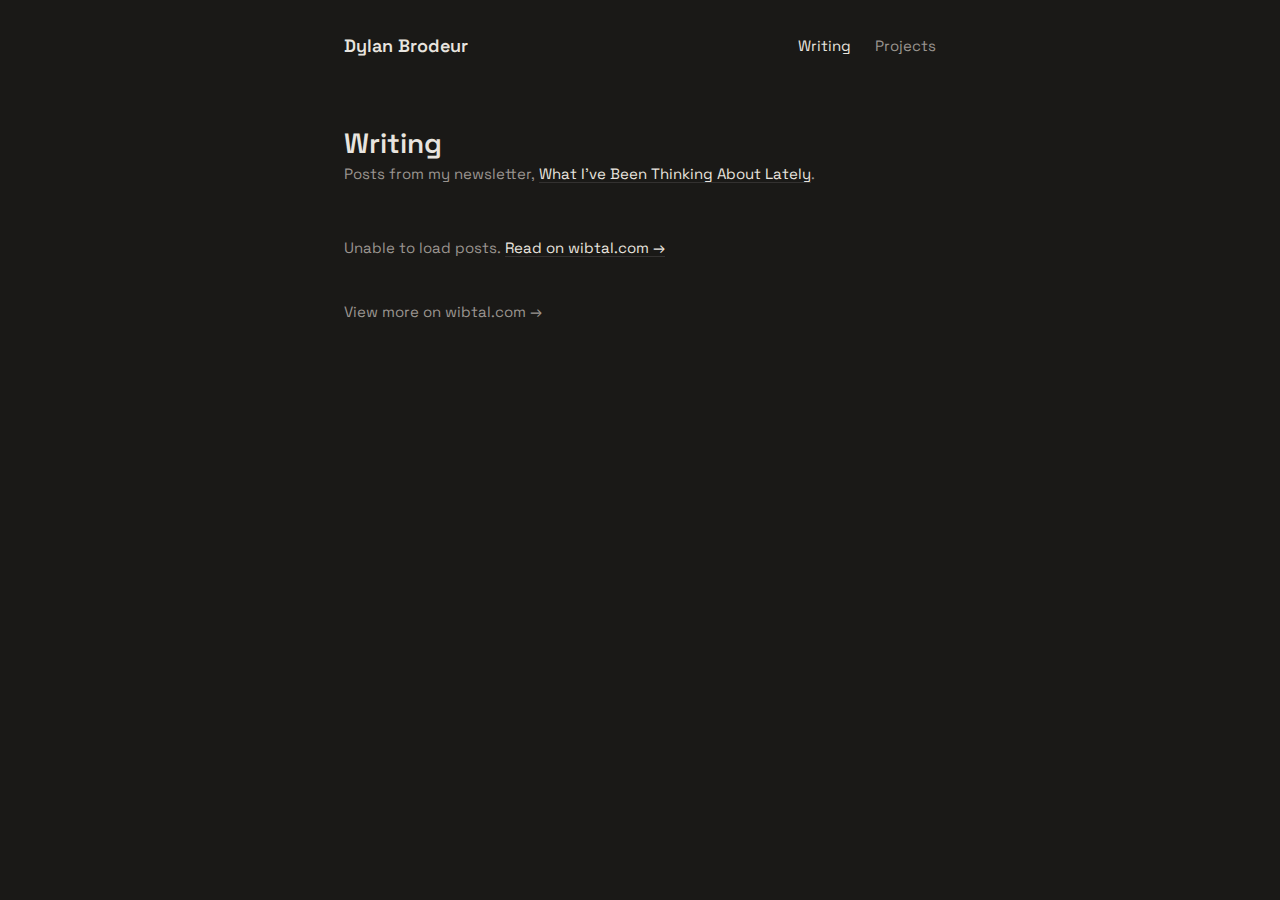
<file: writing.html>
<!DOCTYPE html>
<html lang="en">
<head>
    <meta charset="UTF-8">
    <meta name="viewport" content="width=device-width, initial-scale=1.0">
    <meta name="description" content="Writing by Dylan Brodeur">
    <title>Writing - Dylan Brodeur</title>

    <meta property="og:title" content="Writing - Dylan Brodeur">
    <meta property="og:description" content="Writing by Dylan Brodeur">
    <meta property="og:image" content="https://dylanbrodeur.org/assets/images/og-image.jpg">
    <meta property="og:url" content="https://dylanbrodeur.org/writing">
    <meta property="og:type" content="website">

    <link rel="icon" type="image/png" href="assets/images/favicon.png">
    <link rel="apple-touch-icon" href="assets/images/favicon.png">

    <link rel="preconnect" href="https://fonts.googleapis.com">
    <link rel="preconnect" href="https://fonts.gstatic.com" crossorigin>
    <link href="https://fonts.googleapis.com/css2?family=Space+Grotesk:wght@400;500;600&display=swap" rel="stylesheet">

    <link rel="stylesheet" href="css/style.css">
</head>
<body>
    <div class="container">
        <nav>
            <a href="/" class="site-name">Dylan Brodeur</a>
            <div class="nav-links">
                <a href="/writing.html" class="active">Writing</a>
                <a href="/projects.html">Projects</a>
            </div>
        </nav>

        <main>
            <h1>Writing</h1>
            <div class="writing-header">
                <p>Posts from my newsletter, <a href="https://wibtal.com" target="_blank">What I've Been Thinking About Lately</a>.</p>
            </div>

            <div id="writing-archive"></div>
            <a href="https://wibtal.com" target="_blank" class="view-all">View more on wibtal.com &rarr;</a>
        </main>
    </div>

    <script src="js/rss.js"></script>
    <script>loadWritingPage();</script>
</body>
</html>
</file>
<file: css/style.css>
/* Reset */
*, *::before, *::after {
    margin: 0;
    padding: 0;
    box-sizing: border-box;
}

/* Variables */
:root {
    --text: #e8e4df;
    --text-secondary: #9a9590;
    --border: #333130;
    --bg: #1a1917;
    --bg-hover: #232220;
    --max-width: 640px;
    --font-heading: 'Space Grotesk', -apple-system, sans-serif;
    --font-body: 'Space Grotesk', -apple-system, sans-serif;
}

/* Base */
html {
    font-size: 16px;
    -webkit-font-smoothing: antialiased;
    -moz-osx-font-smoothing: grayscale;
}

body {
    font-family: var(--font-body);
    color: var(--text);
    background: var(--bg);
    line-height: 1.6;
}

a {
    color: var(--text);
    text-decoration: underline;
    text-underline-offset: 3px;
    text-decoration-color: var(--border);
    transition: text-decoration-color 0.15s;
}

a:hover {
    text-decoration-color: var(--text);
}

h1, h2, h3 {
    font-family: var(--font-heading);
    font-weight: 600;
    line-height: 1.3;
}

h1 { font-size: 1.75rem; }
h2 { font-size: 1.35rem; }
h3 { font-size: 1.1rem; }

p {
    color: var(--text-secondary);
    line-height: 1.7;
}

/* Layout */
.container {
    max-width: var(--max-width);
    margin: 0 auto;
    padding: 0 1.5rem;
}

/* Nav */
nav {
    padding: 2rem 0;
    display: flex;
    justify-content: space-between;
    align-items: center;
}

nav .site-name {
    font-family: var(--font-heading);
    font-size: 1.125rem;
    font-weight: 600;
    text-decoration: none;
    color: var(--text);
}

nav .nav-links {
    display: flex;
    gap: 1.5rem;
}

nav .nav-links a {
    font-size: 0.9375rem;
    color: var(--text-secondary);
    text-decoration: none;
    transition: color 0.15s;
}

nav .nav-links a:hover,
nav .nav-links a.active {
    color: var(--text);
}

/* Main */
main {
    padding: 2rem 0 4rem;
}

/* Section headings */
.section-label {
    font-size: 0.8125rem;
    font-weight: 500;
    color: var(--text-secondary);
    text-transform: uppercase;
    letter-spacing: 0.06em;
    margin-bottom: 1rem;
}

/* Home - intro */
.intro {
    margin-bottom: 3rem;
}

.intro p {
    font-size: 1.0625rem;
    line-height: 1.8;
}

/* Home - recent posts list */
.post-list {
    list-style: none;
}

.post-list li {
    border-bottom: 1px solid var(--border);
}

.post-list li:first-child {
    border-top: 1px solid var(--border);
}

.post-list a {
    display: flex;
    justify-content: space-between;
    align-items: baseline;
    padding: 0.75rem 0;
    text-decoration: none;
    gap: 1rem;
}

.post-list .post-title {
    font-size: 0.9375rem;
    color: var(--text);
}

.post-list .post-date {
    font-size: 0.8125rem;
    color: var(--text-secondary);
    white-space: nowrap;
    flex-shrink: 0;
}

/* View all link */
.view-all {
    display: inline-block;
    margin-top: 1.5rem;
    font-size: 0.9375rem;
    color: var(--text-secondary);
    text-decoration: none;
    transition: color 0.15s;
}

.view-all:hover {
    color: var(--text);
}

/* Writing page - year groups */
.year-group {
    margin-bottom: 2.5rem;
}

.year-group h2 {
    font-size: 1.1rem;
    margin-bottom: 0.5rem;
}

.writing-header {
    margin-bottom: 2rem;
}

.writing-header p {
    font-size: 0.9375rem;
}

/* Projects page */
.project {
    padding: 1.5rem 0;
    border-bottom: 1px solid var(--border);
}

.project:first-of-type {
    border-top: 1px solid var(--border);
}

.project-header {
    display: flex;
    justify-content: space-between;
    align-items: baseline;
    margin-bottom: 0.5rem;
    gap: 1rem;
}

.project h3 {
    font-size: 1.1rem;
}

.project .project-date {
    font-size: 0.8125rem;
    color: var(--text-secondary);
    white-space: nowrap;
}

.project h3 a {
    text-decoration-color: var(--border);
}

.project h3 a:hover {
    text-decoration-color: var(--text);
}

.project p {
    font-size: 0.9375rem;
    line-height: 1.6;
}

/* About page */
.bio {
    margin-bottom: 3rem;
}

.bio p {
    font-size: 1rem;
    line-height: 1.8;
    margin-bottom: 1rem;
}

.bio p:last-child {
    margin-bottom: 0;
}

.elsewhere-list {
    list-style: none;
}

.elsewhere-list li {
    display: flex;
    justify-content: space-between;
    align-items: baseline;
    padding: 0.75rem 0;
    border-bottom: 1px solid var(--border);
}

.elsewhere-list li:first-child {
    border-top: 1px solid var(--border);
}

.elsewhere-list .label {
    font-size: 0.9375rem;
    color: var(--text-secondary);
}

.elsewhere-list a {
    font-size: 0.9375rem;
}

/* 404 page */
.not-found {
    text-align: center;
    padding: 6rem 0;
}

.not-found h1 {
    font-size: 3rem;
    margin-bottom: 0.5rem;
}

.not-found p {
    margin-bottom: 1.5rem;
}

/* Article (single post view) */
.article {
    padding-bottom: 2rem;
}

.back-link {
    display: inline-block;
    font-size: 0.875rem;
    color: var(--text-secondary);
    text-decoration: none;
    margin-bottom: 2rem;
    transition: color 0.15s;
}

.back-link:hover {
    color: var(--text);
}

.article-title {
    font-size: 1.75rem;
    margin-bottom: 0.5rem;
}

.article-date {
    font-size: 0.875rem;
    color: var(--text-secondary);
    margin-bottom: 2rem;
}

.article-body {
    line-height: 1.8;
    font-size: 1rem;
}

.article-body p {
    margin-bottom: 1.25rem;
    color: var(--text-secondary);
    line-height: 1.8;
}

.article-body a {
    color: var(--text);
    text-decoration-color: var(--border);
}

.article-body a:hover {
    text-decoration-color: var(--text);
}

.article-body strong {
    color: var(--text);
    font-weight: 600;
}

.article-body em {
    font-style: italic;
}

.article-body ul, .article-body ol {
    margin-bottom: 1.25rem;
    padding-left: 1.5rem;
    color: var(--text-secondary);
}

.article-body li {
    margin-bottom: 0.5rem;
    line-height: 1.8;
}

.article-body blockquote {
    border-left: 2px solid var(--border);
    padding-left: 1.25rem;
    margin: 1.5rem 0;
    color: var(--text-secondary);
    font-style: italic;
}

.article-body img {
    max-width: 100%;
    border-radius: 4px;
    margin: 1.5rem 0;
}

.article-body h2, .article-body h3 {
    margin-top: 2rem;
    margin-bottom: 0.75rem;
}

.article-source {
    display: inline-block;
    margin-top: 2rem;
    padding-top: 1.5rem;
    border-top: 1px solid var(--border);
    font-size: 0.875rem;
    color: var(--text-secondary);
    text-decoration: none;
    transition: color 0.15s;
    width: 100%;
}

.article-source:hover {
    color: var(--text);
}

/* Loading / fallback states */
.loading {
    color: var(--text-secondary);
    font-size: 0.9375rem;
    padding: 1rem 0;
}


/* Responsive */
@media (max-width: 600px) {
    nav {
        flex-direction: column;
        align-items: flex-start;
        gap: 0.75rem;
    }

    nav .nav-links {
        gap: 1.25rem;
    }

    .post-list a {
        flex-direction: column;
        gap: 0.125rem;
    }

    .post-list .post-date {
        font-size: 0.75rem;
    }

    .project-header {
        flex-direction: column;
        gap: 0.125rem;
    }

    .elsewhere-list li {
        flex-direction: column;
        gap: 0.125rem;
    }

}
</file>
